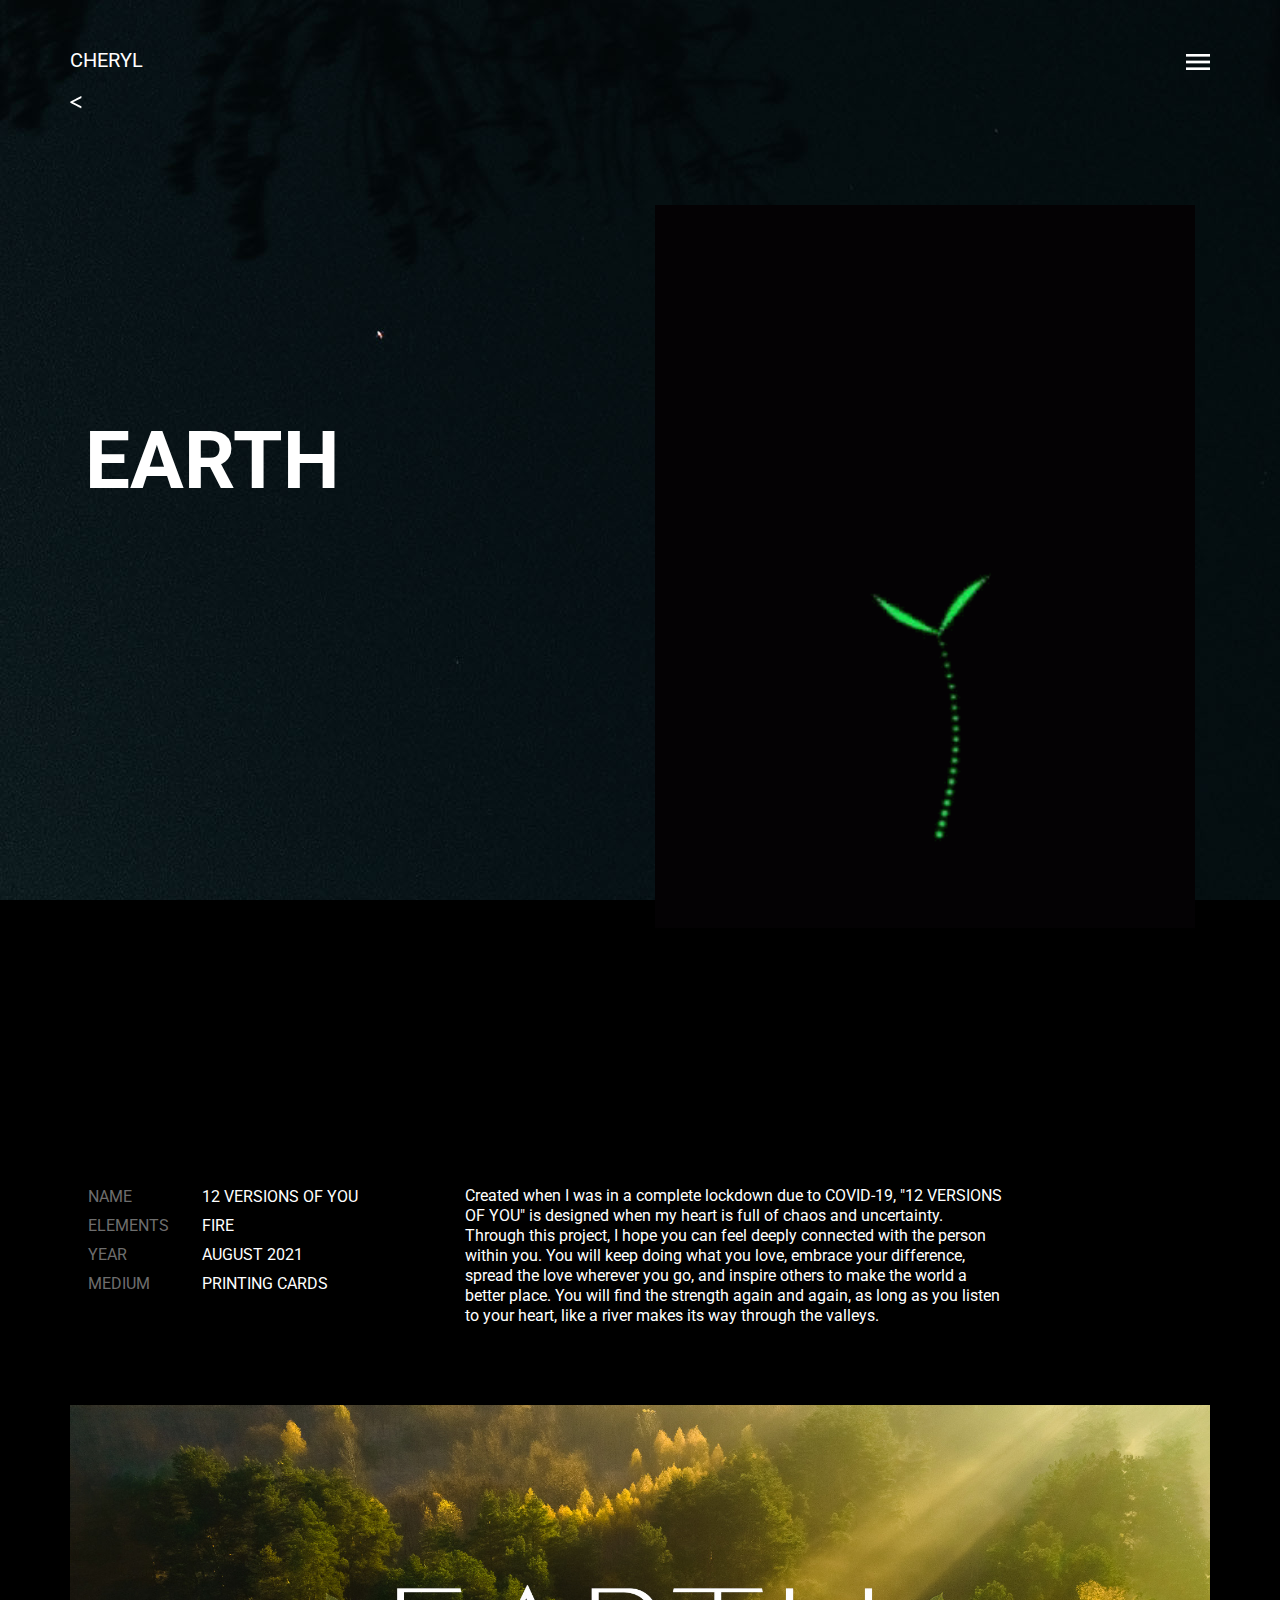
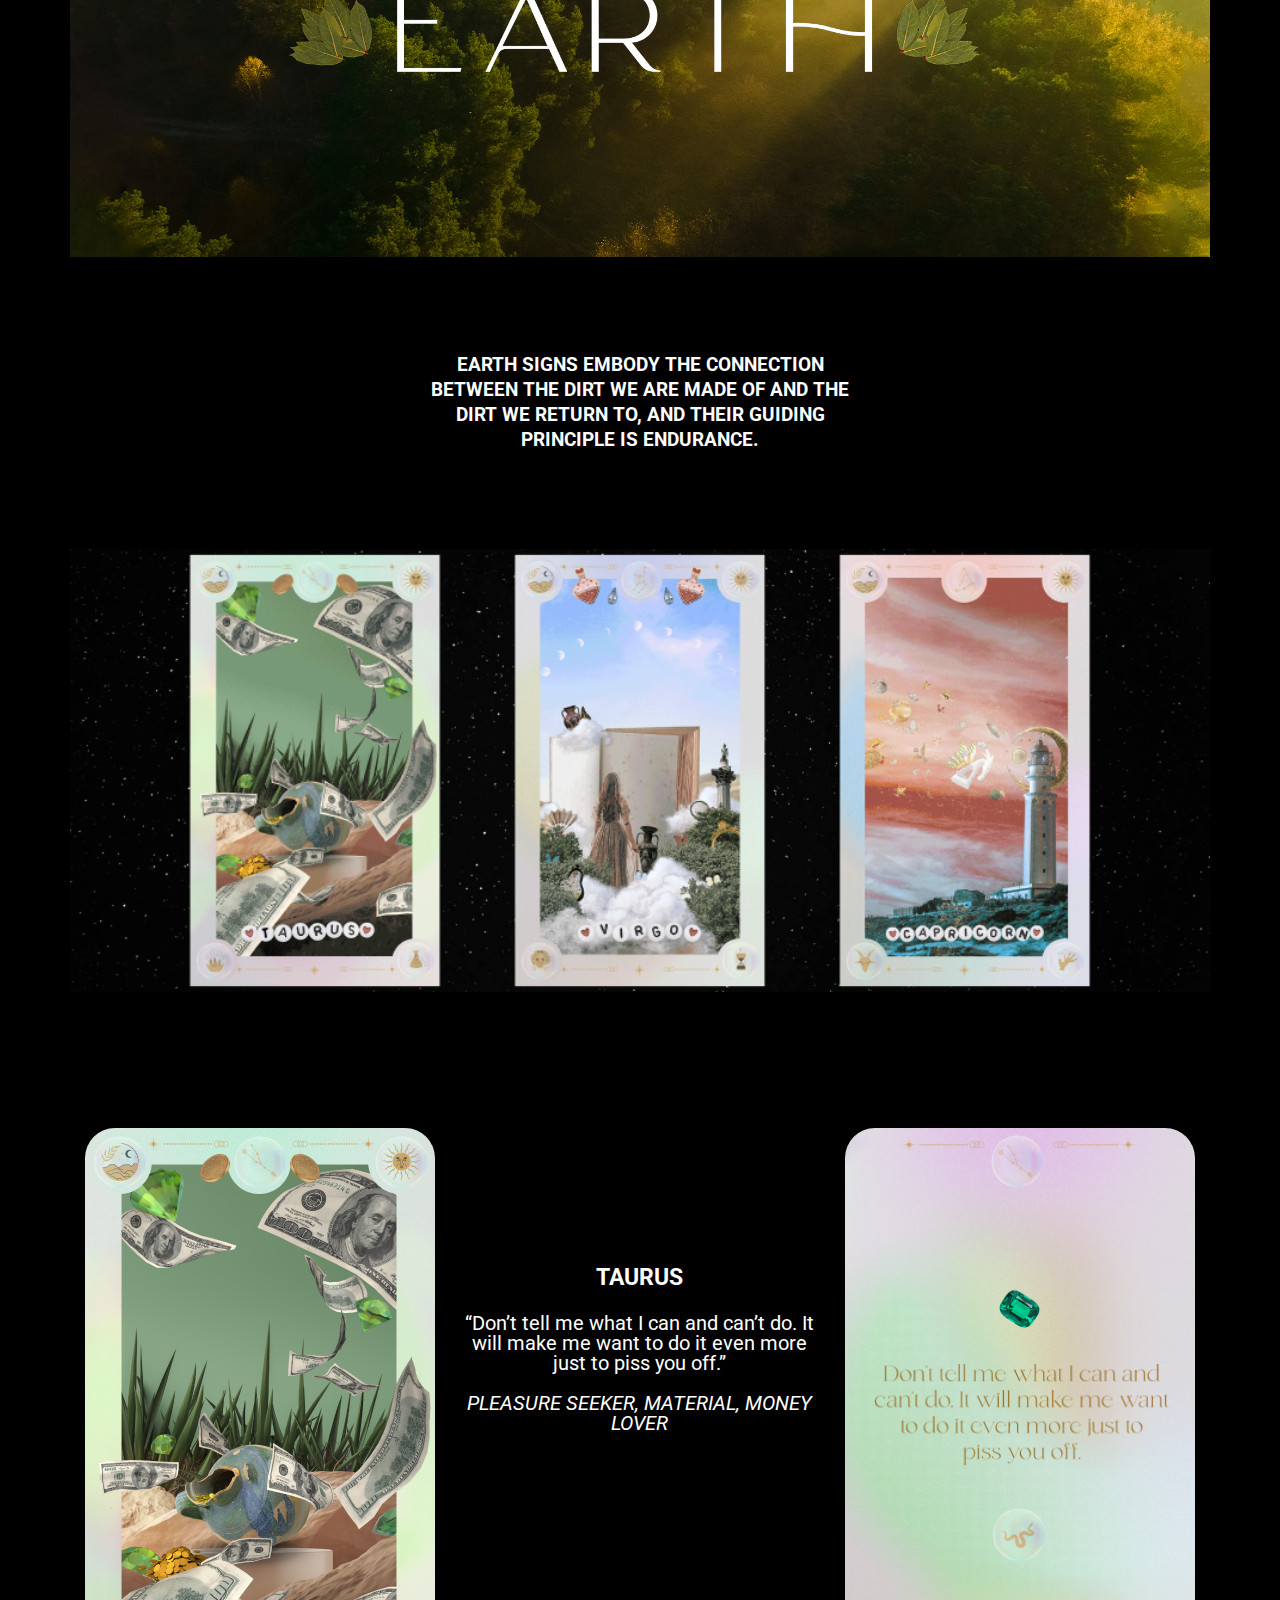
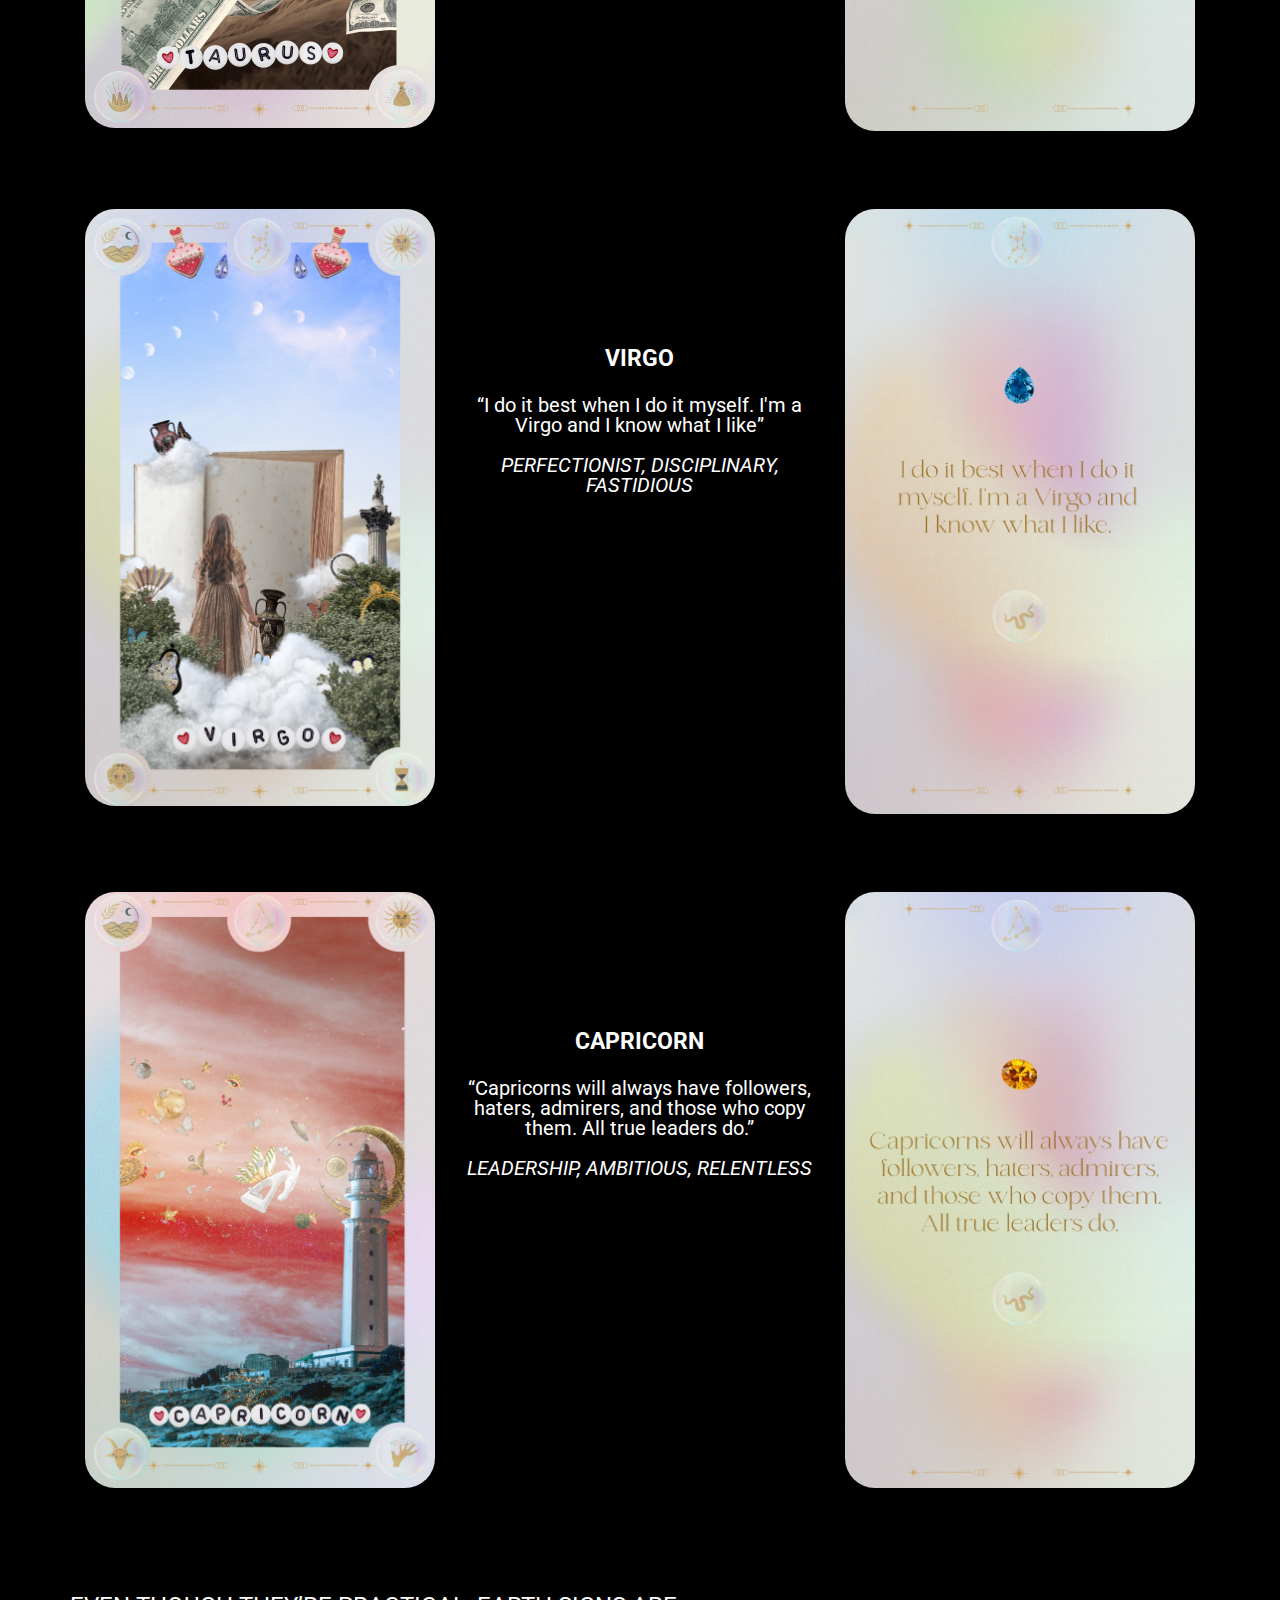
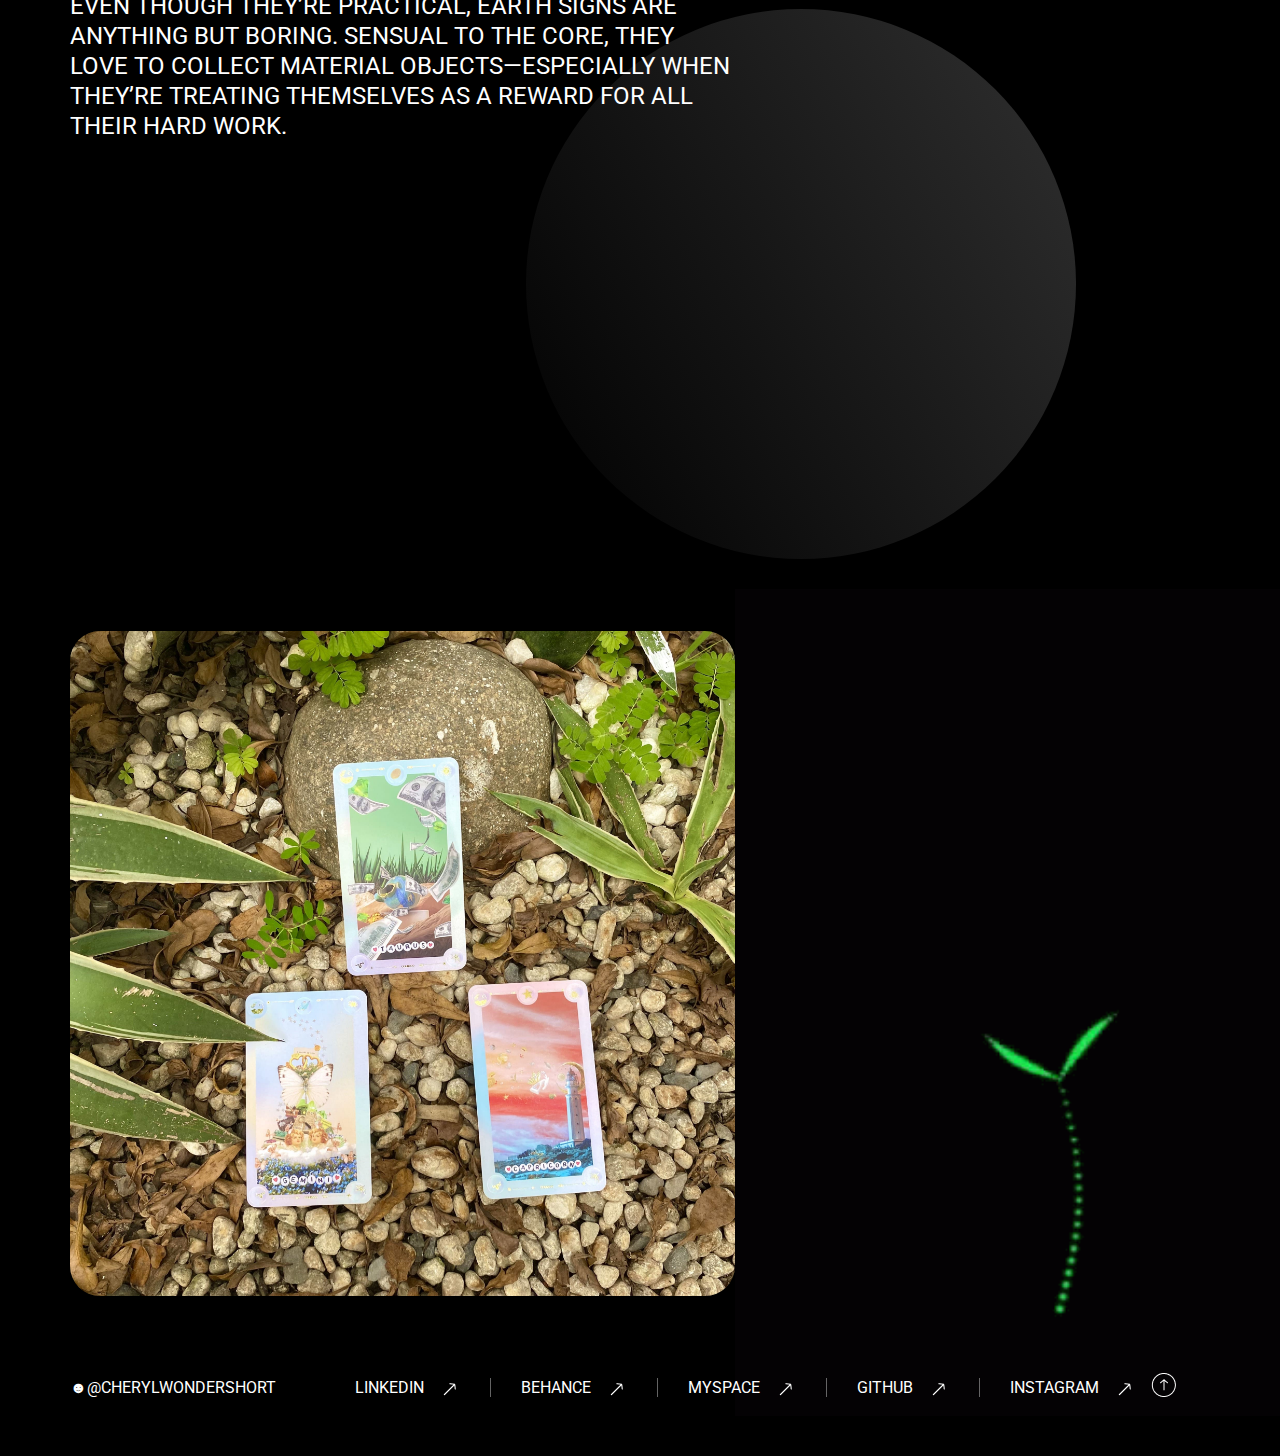
<file: earth.html>
<!DOCTYPE html>
<html>

<head>
    <title>12 Versions of You</title>
    <meta charset="UTF-8">
    <meta name="viewport" content="width=device-width, initial-scale=1.0">
    <link rel="stylesheet" href="https://cdnjs.cloudflare.com/ajax/libs/font-awesome/4.7.0/css/font-awesome.min.css">

    <!-- Css -->
    <link href="css/main.css" rel="stylesheet">
    <link href="css/responsive.css" rel="stylesheet">
    <link href="css/navbar.css" rel="stylesheet">
    <link href="css/item.css" rel="stylesheet">
</head>

<body>
   
    <main class="main container">
        <header class="header">
            <nav class="d-flex justify-between">
                <div>
                    CHERYL
                    <br><br>
                    <a href="./index.html">
                        <img src="./images/img/Title - Left.png">
                    </a>
                </div>
                <div>
                    <a href="./menu.html" id="bar1">
                        <img src="./images/img/Shape.png">
                    </a>
                    <a id="bar2" onclick="openNav()">
                        <img src="./images/img/Shape.png">
                    </a>
                    <div id="myNav" class="overlay">
                        <a href="javascript:void(0)" class="closebtn" onclick="closeNav()">&times;</a>
                        <div class="overlay-content">
                            <a href="index.html">Home</a>
                            <a href="fire.html">Fire</a>
                            <a href="water.html">Water</a>
                            <a href="air.html">Air</a>
                            <a href="earth.html">Earth</a>
                        </div>
                    </div>
                </div>
            </nav>
        </header>

        <!--Banner và content ở top-->
        <div class="Home">
            <div class="row home-fire">
                <div class="col-6 col-s-5">
                    <div class="pad">
                        <div class="home-title">
                            <h1>EARTH</h1>
                        </div>
                    </div>
                </div>
                <div class="col-6 col-s-7">
                    <div class="pad home-fire_right">
                        <div class="version">
                            <img src="./images/img/earth.gif">
                        </div>
                    </div>
                </div>
            </div>

            <div class="zodiac-item mt-5">
                <div class="row">
                    <div class="col-4">
                        <div class="pad">
                            <table>
                                <tr>
                                    <td class="name-version">NAME</td>
                                    <td class="content-version">12 VERSIONS OF YOU</td>
                                </tr>
                                <tr>
                                    <td class="name-version">ELEMENTS</td>
                                    <td class="content-version">FIRE</td>
                                </tr>
                                <tr>
                                    <td class="name-version">YEAR</td>
                                    <td class="content-version">AUGUST 2021</td>
                                </tr>
                                <tr>
                                    <td class="name-version">MEDIUM</td>
                                    <td class="content-version">PRINTING CARDS</td>
                                </tr>
                            </table>
                        </div>
                    </div>
                    <div class="col-6" id="created">
                        <div class="pad">
                            Created when I was in a complete lockdown due to COVID-19, "12 VERSIONS OF YOU" is designed when my heart is full of chaos and uncertainty. Through this project, I hope you can feel deeply connected with the person within you. You will keep doing what
                            you love, embrace your difference, spread the love wherever you go, and inspire others to make the world a better place. You will find the strength again and again, as long as you listen to your heart, like a river makes its
                            way through the valleys.
                        </div>
                    </div>
                    <div class="col-2"></div>
                </div>
            </div>

            <div class="dcad mt-5">
                <img width="100%" src="./images/img/earth.jpg">
            </div>

            <div class="fire-sign text-center mt-5">
                <h3>
                    Earth signs embody the connection between the dirt we are made of and the dirt we return to, and their guiding principle is endurance.
                </h3>
            </div>

            <div class="slideshow-container">

                <div class="mySlides fade">
                    <img src="./images/img/earth 2.png" width="100%">
                </div>

                <div class="mySlides fade">
                    <img src="./images/img/air 1.png" width="100%">
                </div>

            </div>

            <div id="dot" style="text-align:center">
                <span class="dot"></span>
                <span class="dot"></span>
            </div>

            <div class="fire-sign_item mt-5 text-center">
                <div class="row">
                    <div class="col-4 col-s-6">
                        <div class="pad">
                            <img width="100%" src="./images/img/taurus 1.png">
                        </div>
                    </div>
                    <div class="col-4 vertical">
                        <div class="pad">
                            <h3>TAURUS</h3>
                            <p>
                                “Don’t tell me what I can and can’t do. It will make me want to do it even more just to piss you off.”
                            </p>
                            <p>
                                <i>
                                    PLEASURE SEEKER, MATERIAL, MONEY LOVER
                                </i>
                            </p>
                        </div>
                    </div>
                    <div class="col-4 col-s-6">
                        <div class="pad">
                            <img width="100%" src="./images/img/taurus (back) 1.png">
                        </div>
                    </div>
                </div>

                <div class="text-center mt-5" id="dreams">
                    <h3>TAURUS</h3>
                    <p>
                        “Don’t tell me what I can and can’t do. It will make me want to do it even more just to piss you off.”
                    </p>
                    <p>
                        <i>
                                    PLEASURE SEEKER, MATERIAL, MONEY LOVER
                                </i>
                    </p>
                </div>

                <div class="row fire-sign-item">
                    <div class="col-4 col-s-6">
                        <div class="pad">
                            <img width="100%" src="./images/img/virgo 10.38 1.png">
                        </div>
                    </div>
                    <div class="col-4 vertical">
                        <div class="pad">
                            <h3>VIRGO</h3>
                            <p>
                                “I do it best when I do it myself. I'm a Virgo and I know what I like”
                            </p>
                            <p>
                                <i>
                                    PERFECTIONIST,  DISCIPLINARY, FASTIDIOUS
                                </i>
                            </p>
                        </div>
                    </div>
                    <div class="col-4 col-s-6">
                        <div class="pad">
                            <img width="100%" src="./images/img/virgo (back) 1.png">
                        </div>
                    </div>
                </div>
                <div class="row fire-sign-item">
                    <div class="col-4 col-s-6">
                        <div class="pad">
                            <img width="100%" src="./images/img/cap 1.png">
                        </div>
                    </div>
                    <div class="col-4 vertical">
                        <div class="pad">
                            <h3>CAPRICORN</h3>
                            <p>
                                “Capricorns will always have followers, haters, admirers, and those who copy them. All true leaders do.”
                            </p>
                            <p>
                                <i>
                                    LEADERSHIP, AMBITIOUS, RELENTLESS
                                </i>
                            </p>
                        </div>
                    </div>
                    <div class="col-4 col-s-6">
                        <div class="pad">
                            <img width="100%" src="./images/img/cap (back) 1.png">
                        </div>
                    </div>
                </div>
            </div>
        </div>
        <div class="those mt-5">
            <div class="those-with">
                <div class="version-those"></div>
            </div>
            <div class="those-text">
                <div class="row">
                    <div class="col-7">
                        <p>
                            Even though they’re practical, earth signs are anything but boring. Sensual to the core, they love to collect material objects—especially when they’re treating themselves as a reward for all their hard work.
                        </p>
                    </div>
                    <div class="col-5"></div>
                </div>
            </div>
        </div>
        <div class="three-fire mt-5">
            <div class="row">
                <div class="col-7">
                    <img style="border-radius: 30px" width="100%" src="./images/img/earthimg.jpg">
                </div>
                <div class="col-5 three-fire_right">
                    <img width="130%" src="./images/img/earth.gif">
                </div>
            </div>
        </div>

        </div>
        <footer class="mt-5">
            <div class="d-flex justify-between">
                <div class="chery">
                    <span>
                      ☻@CHERYLWONDERSHORT
                  </span>
                </div>
                                <div class="chery">
                    <ul>
                        <li>
                            <span class="title">LINKEDIN</span>
    
                           <a href="https://www.linkedin.com/in/tran-cheryl-vo/"> <img src="./images/img/Arrow.png"></a>
                        </li>
                        <li>
                            <span class="title">BEHANCE</span>

                           <a href="https://www.behance.net/tranvo5">  <img src="./images/img/Arrow.png"></a>
                        </li>
                    </ul>
                    <ul>
                        <li>
                            <span class="title">MYSPACE</span>

                          <a href="https://www.trancherylvo.com/">   <img src="./images/img/Arrow.png"></a>
                        </li>
                        <li>
                            <span class="title">GITHUB</span>

                            <a href="https://github.com/tv356"> <img src="./images/img/Arrow.png"></a>
                        </li>
                    </ul>
                    <ul>
                        <li style="border-right: 0;" class="insTop">
                            <span class="title">INSTAGRAM</span>
                           <a href="https://www.instagram.com/cherylwondershort/">  <img src="./images/img/Arrow.png">
                            <img class="top" src="./images/img/Up.png">
                        </li>
                    </ul>
                </div>
            </div>
        </footer>
    </main>

    <script>
        var slideIndex = 0;
        showSlides();

        function showSlides() {
            var i;
            var slides = document.getElementsByClassName("mySlides");
            var dots = document.getElementsByClassName("dot");
            for (i = 0; i < slides.length; i++) {
                slides[i].style.display = "none";
            }
            slideIndex++;
            if (slideIndex > slides.length) {
                slideIndex = 1
            }
            for (i = 0; i < dots.length; i++) {
                dots[i].className = dots[i].className.replace(" active", "");
            }
            slides[slideIndex - 1].style.display = "block";
            dots[slideIndex - 1].className += " active";
            setTimeout(showSlides, 200); // Change image every 2 seconds
        }
    </script>

    <script src="./js/main.js"></script>
</body>

</html>
</file>
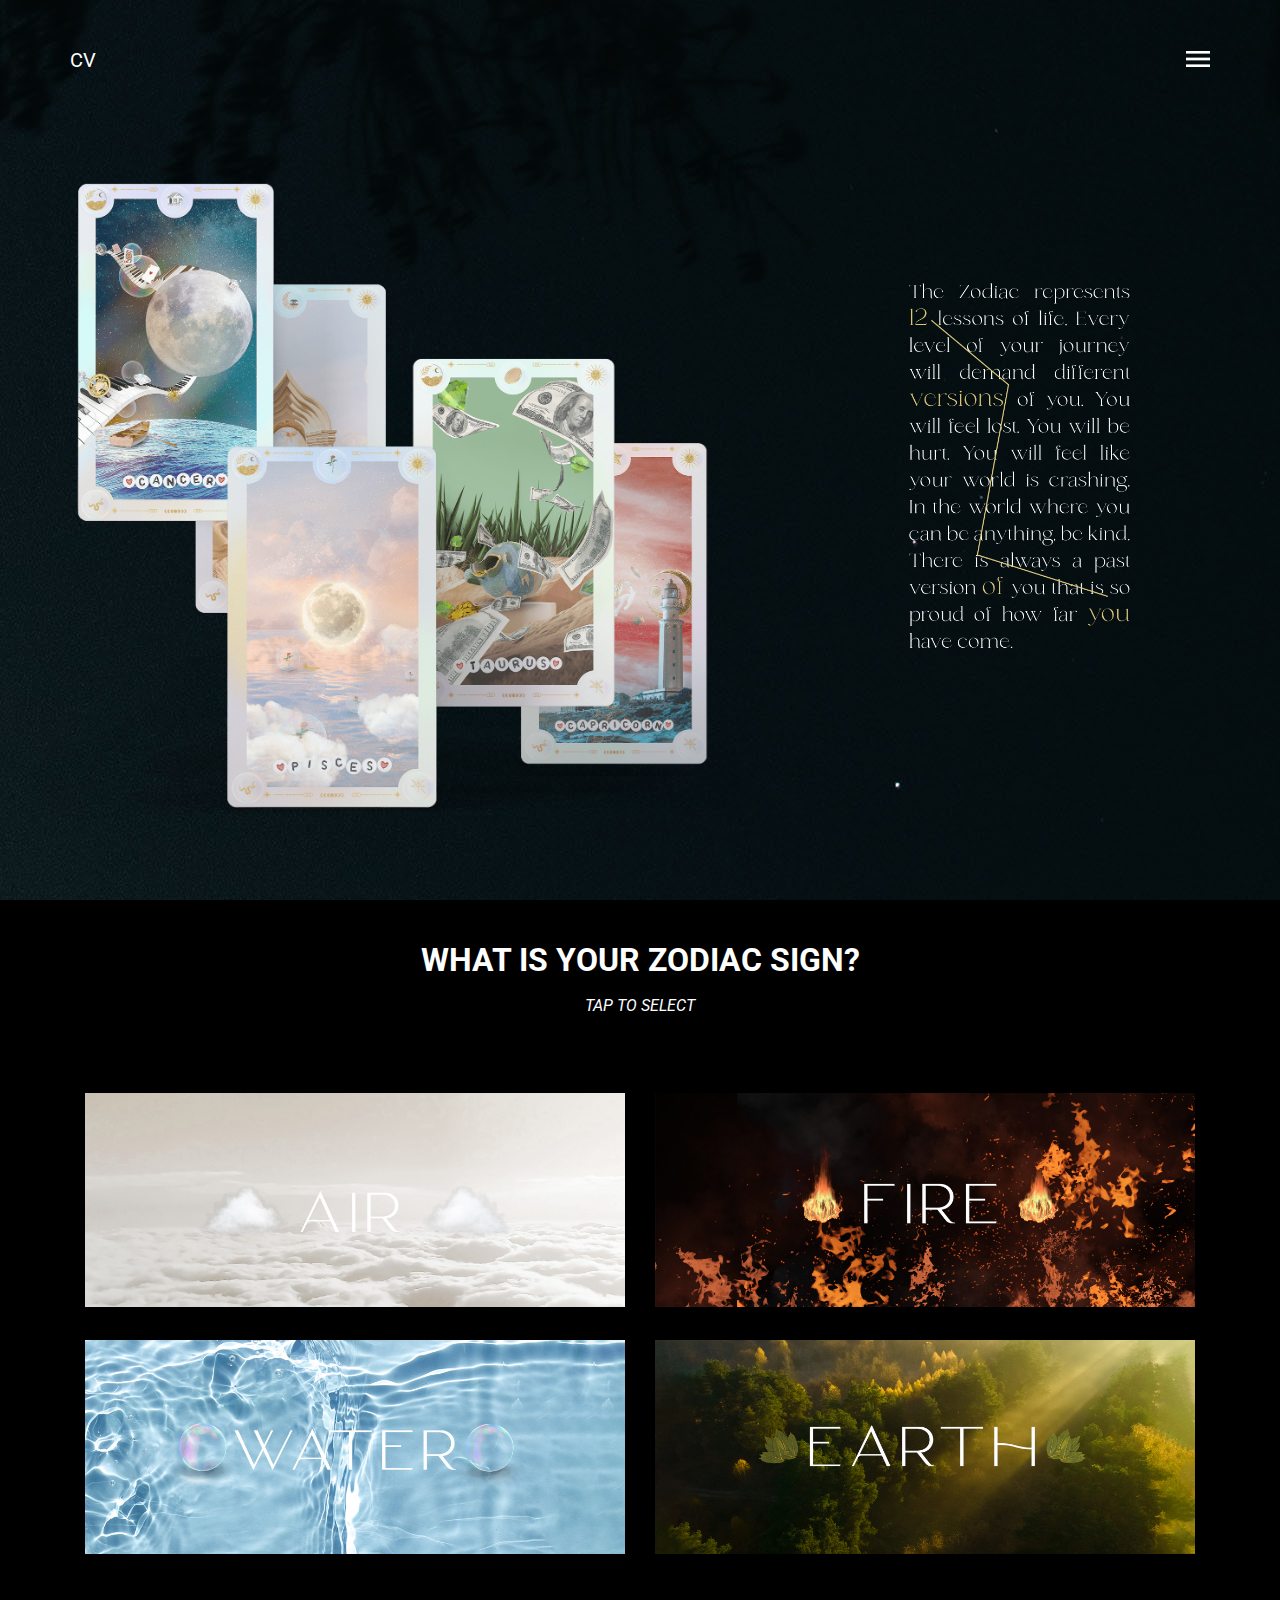
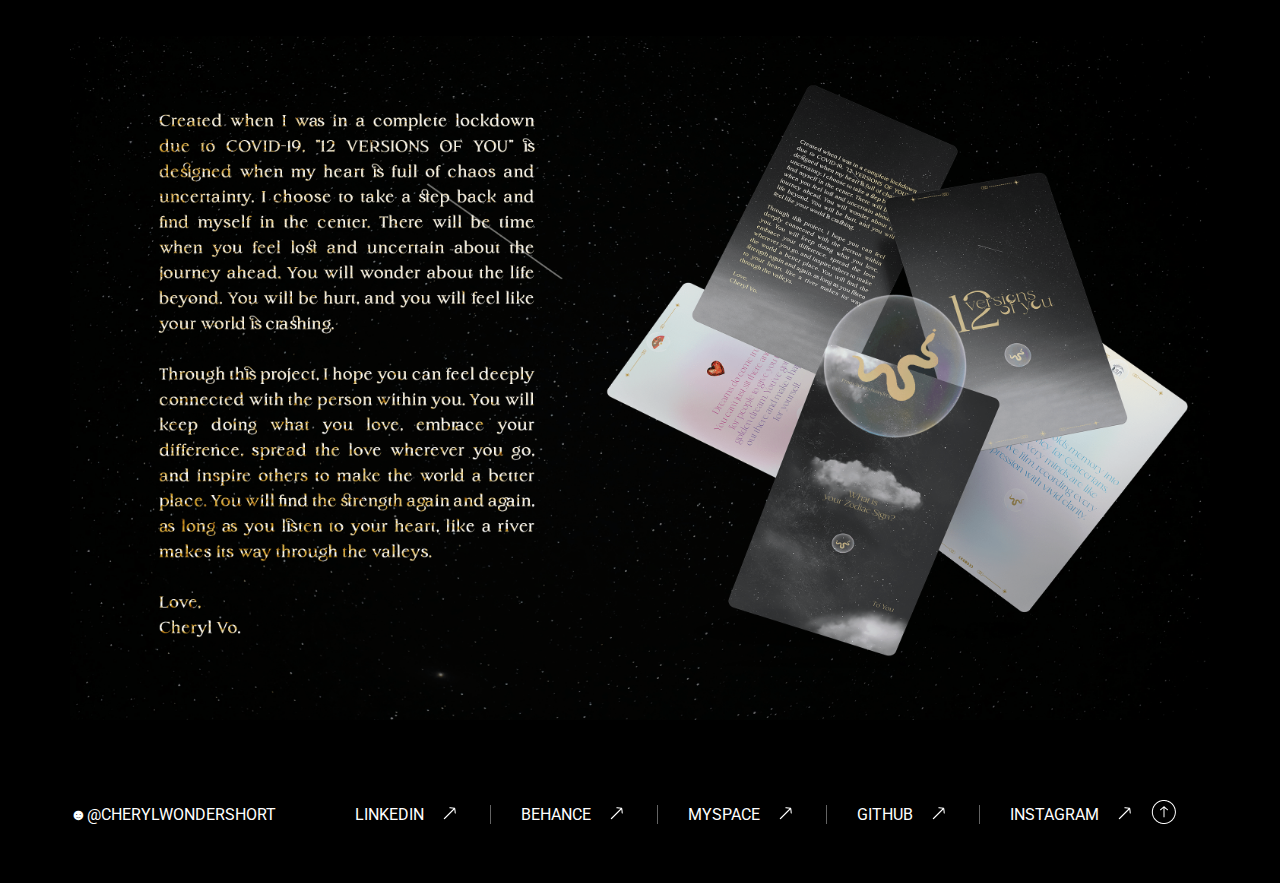
<file: index (1).html>
<!DOCTYPE html>
<html lang="en">

<head>
    <title>12 Versions of You</title>
    <meta charset="UTF-8">
    <meta name="viewport" content="width=device-width, initial-scale=1.0">
    <link rel="stylesheet" href="https://cdnjs.cloudflare.com/ajax/libs/font-awesome/4.7.0/css/font-awesome.min.css">
    <link href="css/responsive.css" rel="stylesheet">
    <link href="css/main.css" rel="stylesheet">
    <link href="css/navbar.css" rel="stylesheet">
</head>

<body>


    <main class="main container">
        <header class="header">
            <nav class="d-flex justify-between">
                <div>
                    CV
                </div>
                <div>
                    <a href="./menu.html" id="bar1">
                        <img src="./images/img/Shape.png">
                    </a>
                    <a id="bar2" onclick="openNav()">
                        <img src="./images/img/Shape.png">
                    </a>
                    <div id="myNav" class="overlay">
                        <a href="javascript:void(0)" class="closebtn" onclick="closeNav()">&times;</a>
                        <div class="overlay-content">
                            <a href="index.html">Home</a>
                            <a href="fire.html">Fire</a>
                            <a href="water.html">Water</a>
                            <a href="air.html">Air</a>
                            <a href="earth.html">Earth</a>
                        </div>
                    </div>
                </div>
            </nav>
        </header>

        <!--Banner và content ở top-->
        <div class="Home">
            <div class="row">
                <div class="col-8">
                    <div class="pad">
                        <div class="home-banner">
                            <img src="./images/img/homecover-min.png">
                        </div>
                    </div>
                </div>
                <div class="col-4 versionI">
                    <div class="pad">
                        <div class="text-center">
                            <img src="./images/img/12-01-min.png">
                        </div>
                    </div>
                </div>
            </div>

            <div class="zodiac text-center">
                <h1>WHAT IS YOUR ZODIAC SIGN?</h1>
                <p><i>TAP TO SELECT</i></p>

                <div class="zodiac-item mt-5">
                    <div class="row">
                        <div class="col-6">
                            <div class="pad">
                                <img width="100%" src="./images/img/AIR.jpg">
                            </div>
                        </div>
                        <div class="col-6">
                            <div class="pad">
                                <img width="100%" src="./images/img/fire.jpg">
                            </div>
                        </div>
                        <div class="col-6">
                            <div class="pad">
                                <img width="100%" src="./images/img/water.jpg">
                            </div>
                        </div>
                        <div class="col-6">
                            <div class="pad">
                                <img width="100%" src="./images/img/earth.jpg">
                            </div>
                        </div>
                    </div>
                </div>
            </div>

            <div class="dcad mt-5">
                <img width="100%" src="./images/img/dcads-min.png">
            </div>

        </div>
        <footer class="mt-5">
            <div class="d-flex justify-between">
                <div class="chery">
                    <span>
                      ☻@CHERYLWONDERSHORT 
                  </span>
                </div>
                <div class="chery">
                    <ul>
                        <li>
                            <span class="title">LINKEDIN</span>
    
                           <a href="https://www.linkedin.com/in/tran-cheryl-vo/"> <img src="./images/img/Arrow.png"></a>
                        </li>
                        <li>
                            <span class="title">BEHANCE</span>

                           <a href="https://www.behance.net/tranvo5">  <img src="./images/img/Arrow.png"></a>
                        </li>
                    </ul>
                    <ul>
                        <li>
                            <span class="title">MYSPACE</span>

                          <a href="https://www.trancherylvo.com/">   <img src="./images/img/Arrow.png"></a>
                        </li>
                        <li>
                            <span class="title">GITHUB</span>

                            <a href="https://github.com/tv356"> <img src="./images/img/Arrow.png"></a>
                        </li>
                    </ul>
                    <ul>
                        <li style="border-right: 0;" class="insTop">
                            <span class="title">INSTAGRAM</span>
                           <a href="https://www.instagram.com/cherylwondershort/">  <img src="./images/img/Arrow.png">
                            <img class="top" src="./images/img/Up.png">
                        </li>
                    </ul>
                </div>
            </div>
        </footer>
    </main>
    <script src="js/main.js"></script>
</body>

</html>
</file>
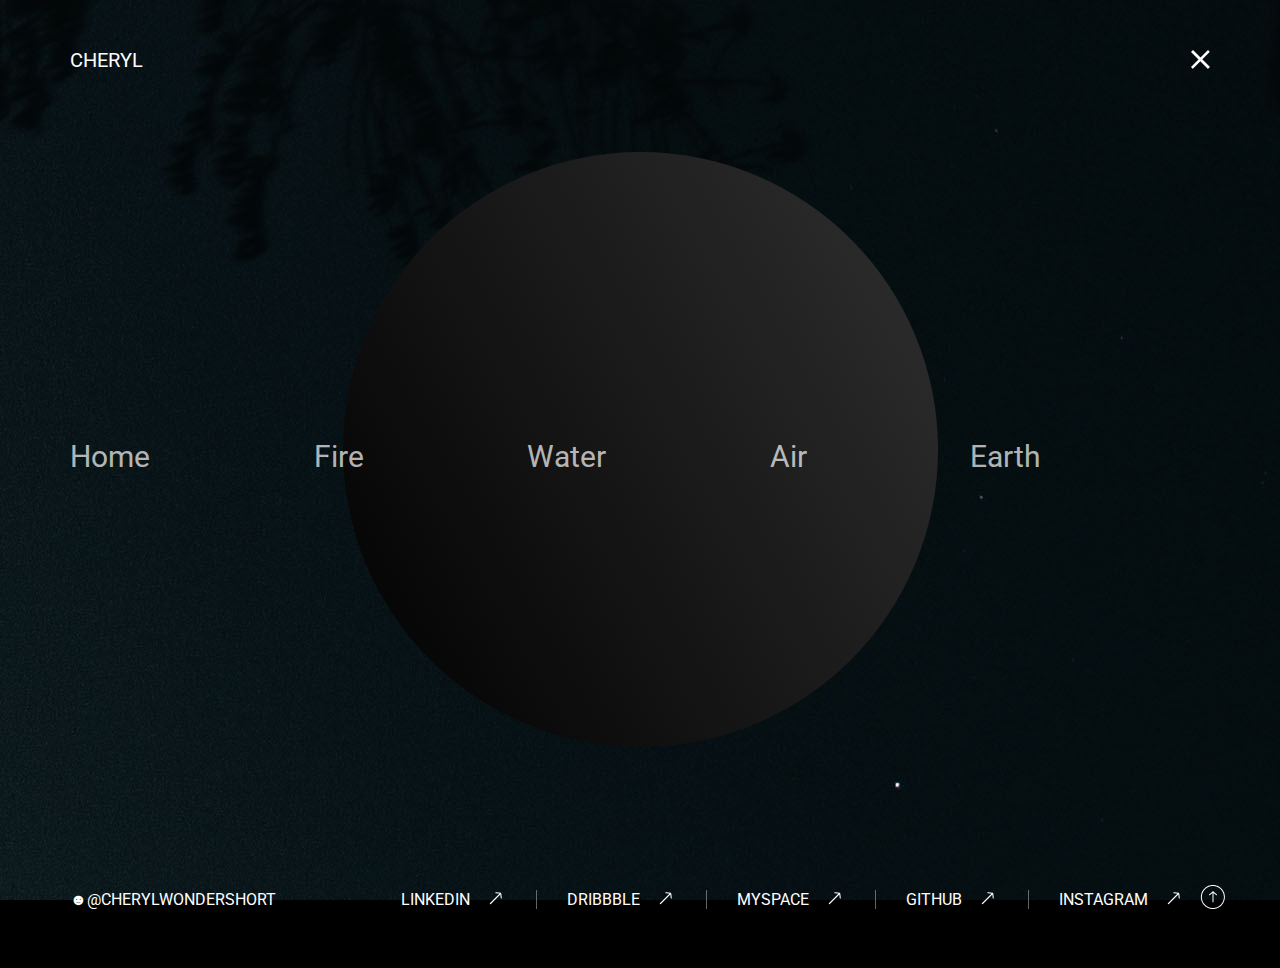
<file: menu.html>
<!DOCTYPE html>
<html lang="en">

<head>
    <title>12 Versions of You</title>
    <meta charset="UTF-8">
    <meta name="viewport" content="width=device-width, initial-scale=1.0">
    <link rel="stylesheet" href="https://cdnjs.cloudflare.com/ajax/libs/font-awesome/4.7.0/css/font-awesome.min.css">
    <link href="css/responsive.css" rel="stylesheet">
    <link href="css/main.css" rel="stylesheet">
    <link href="css/navbar.css" rel="stylesheet">
</head>

<body>
    <main class="main container">
        <header class="header">
            <nav class="d-flex justify-between">
                <div>
                    CHERYL
                </div>
                <div>
                    <a href="./index.html" id="bar1">
                        <img src="./images/img/Menu Close.png">
                    </a>
                    <a href="./index.html" id="bar2">
                        <img src="./images/img/Menu Close.png">
                    </a>
                </div>
            </nav>
        </header>

        <!--Banner và content ở top-->
        <div class="Home">
            <div class="header__wrapper">
                <div class="banner">
                    <div class="banner-version"></div>
                </div>
                <div class="header__menu">
                    <ul class="header__menu-list" id="myMenu">
                        <li class="header__menu-item" data-menuanchor="home"><a class="header__menu-link" href="./index.html">Home</a></li>
                        <li class="header__menu-item" data-menuanchor="fire"><a class="header__menu-link" href="./fire.html">Fire</a></li>
                        <li class="header__menu-item" data-menuanchor="water"><a class="header__menu-link" href="./water.html">Water</a></li>
                        <li class="header__menu-item" data-menuanchor="air"><a class="header__menu-link" href="./air.html">Air</a></li>
                        <li class="header__menu-item" data-menuanchor="earth"><a class="header__menu-link" href="./earth.html">Earth</a></li>
                    </ul>
                </div>
            </div>
        </div>
        <footer class="mt-5">
            <div class="d-flex justify-between">
                <div class="chery">
                    <span>
                      ☻@CHERYLWONDERSHORT
                  </span>
                </div>
                <div class="chery">
                    <ul>
                        <li>
                            <span class="title">LINKEDIN</span>

                            <img src="./images/img/Arrow.png">
                        </li>
                        <li>
                            <span class="title">DRIBBBLE</span>

                            <img src="./images/img/Arrow.png">
                        </li>
                    </ul>
                    <ul>
                        <li>
                            <span class="title">MYSPACE</span>

                            <img src="./images/img/Arrow.png">
                        </li>
                        <li>
                            <span class="title">GITHUB</span>

                            <img src="./images/img/Arrow.png">
                        </li>
                    </ul>
                    <ul>
                        <li style="border-right: 0;" class="insTop">
                            <span class="title">INSTAGRAM</span>
                            <img src="./images/img/Arrow.png">
                            <img class="top" src="./images/img/Up.png">
                        </li>
                    </ul>
                </div>
            </div>
        </footer>
    </main>
    <script src="js/main.js"></script>
</body>

</html>
</file>
<file: css/main.css>
body {
            line-height: 1;
            background-image: url(../images/img/bg.jpg);
            background-color: black;
            background-attachment: fixed;
            z-index: -1;
            padding-bottom: 2rem;
        }
        
        nav {
            font-size: 20px;
            margin-top: 50px;
        }
        
        .d-flex {
            display: flex;
        }
        
        .justify-between {
            justify-content: space-between;
        }
        
        main {
            color: #fff;
        }
        
        .home-banner img {
            width: 120%;
            margin-left: -15%;
        }
        
        .versionI img {
            padding-top: 50%;
            width: 70%;
        }
        
        .pad {
            padding: 15px;
        }
        
        footer ul li {
            display: inline;
            border-right: 1px solid #dcdcdc73;
            padding: 0 30px;
            position: relative;
            list-style: none;
        }
        
        footer ul li span {
            margin-right: 15px;
        }
        
        li img.top {
            position: absolute;
            bottom: 0;
            margin-left: 20px;
        }
        
        footer ul {
            display: inline;
            margin-block-start: 0;
            margin-block-end: 0;
            padding-inline-start: 0;
        }
        
        footer .chery {
            margin-top: 20px;
            margin-bottom: 20px;
        }
        
        @media screen and (max-width: 992px) {
            footer .d-flex {
                display: block !important;
            }
            footer ul li {
                padding: 0 5px;
            }
        }
        
        @media screen and (max-width: 767px) {
            .versionI {
                display: none;
            }
            .home-banner img {
                width: 100%;
                margin-left: 0;
            }
            .zodiac-item,
            .dcad {
                padding: 0;
            }
            .zodiac-item {
                margin-top: 2rem;
            }
            .zodiac-item img {
                margin-top: 2rem;
            }
            footer ul {
                margin-block-start: 20px;
                display: block;
            }
            footer ul li {
                border-right: 0;
            }
            #created {
                display: none;
            }
            .insTop {
                width: 96%;
                display: block;
            }
            li img.top {
                position: absolute;
                bottom: 0;
                right: 0;
                margin-left: 20px;
            }
            .pad {
                padding: 5px;
            }
        }
</file>
<file: css/responsive.css>
@import url('https://fonts.googleapis.com/css2?family=Roboto:wght@300&display=swap');
* {
    font-family: 'Roboto', sans-serif;
}

.container {
    width: 100%;
    padding-right: 15px;
    padding-left: 15px;
    margin-right: auto;
    margin-left: auto;
}

@media (min-width: 576px) {
    .container {
        max-width: 540px;
    }
}

@media (min-width: 768px) {
    .container {
        max-width: 720px;
    }
}

@media (min-width: 992px) {
    .container {
        max-width: 960px;
    }
}

@media (min-width: 1200px) {
    .container {
        max-width: 1140px;
    }
}

.col-1 {
    width: 8.33%;
}

.col-2 {
    width: 16.66%;
}

.col-3 {
    width: 25%;
}

.col-4 {
    width: 33.33%;
}

.col-5 {
    width: 41.66%;
}

.col-6 {
    width: 50%;
}

.col-7 {
    width: 58.33%;
}

.col-8 {
    width: 66.66%;
}

.col-9 {
    width: 75%;
}

.col-10 {
    width: 83.33%;
}

.col-11 {
    width: 91.66%;
}

.col-12 {
    width: 100%;
}

[class*="col-"] {
    float: left;
}

.row::after {
    content: "";
    clear: both;
    display: table;
}

.text-center {
    text-align: center;
}

.mt-5 {
    margin-top: 4rem;
}

@media screen and (max-width: 767px) {
    .container {
        padding-right: 0;
        padding-left: 0;
    }
    [class*="col-"] {
        width: 100%;
    }
    .col-s-1 {
        width: 8.33%;
    }
    .col-s-2 {
        width: 16.66%;
    }
    .col-s-3 {
        width: 25%;
    }
    .col-s-4 {
        width: 33.33%;
    }
    .col-s-5 {
        width: 41.66%;
    }
    .col-s-6 {
        width: 50%;
    }
    .col-s-7 {
        width: 58.33%;
    }
    .col-s-8 {
        width: 66.66%;
    }
    .col-s-9 {
        width: 75%;
    }
    .col-s-10 {
        width: 83.33%;
    }
    .col-s-11 {
        width: 91.66%;
    }
    .col-s-12 {
        width: 100%;
    }
}
</file>
<file: css/navbar.css>
.overlay {
    height: 100%;
    width: 0;
    position: fixed;
    z-index: 1;
    top: 0;
    left: 0;
    background-color: rgb(0, 0, 0);
    background-color: rgba(0, 0, 0, 0.9);
    overflow-x: hidden;
    transition: 0.5s;
}

.overlay-content {
    position: relative;
    top: 25%;
    width: 100%;
    text-align: center;
    margin-top: 30px;
}

.overlay a {
    padding: 8px;
    text-decoration: none;
    font-size: 36px;
    color: #818181;
    display: block;
    transition: 0.3s;
}

.overlay a:hover,
.overlay a:focus {
    color: #f1f1f1;
}

.overlay .closebtn {
    position: absolute;
    top: 20px;
    right: 45px;
    font-size: 60px;
}

#bar2 {
    display: none;
}

@media screen and (max-width: 767px) {
    #bar1 {
        display: none;
    }
    #bar2 {
        display: block;
        cursor: pointer;
    }
}

@media screen and (max-height: 450px) {
    .overlay a {
        font-size: 20px
    }
    .overlay .closebtn {
        font-size: 40px;
        top: 15px;
        right: 35px;
    }
}


/* Menu */

.header__wrapper {
    min-height: 640px;
    position: relative;
    margin: 5rem 0;
}

.banner {
    width: 100%;
    position: absolute;
}

.banner-version {
    background: linear-gradient(60deg, #000000, #303030);
    border-radius: 50%;
    width: 595px;
    height: 595px;
    margin: auto;
}

.header__menu {
    position: absolute;
    width: 100%;
    top: calc(45% - 29px/2 + 0.5px);
}

.header__menu ul {
    padding-inline-start: 0;
}

.header__menu ul li {
    list-style: none;
    display: inline;
    margin-right: 14%;
}

.header__menu ul li a {
    text-decoration: none;
    color: #ffffffb3;
    font-size: 30px;
}

.header__menu ul li a:hover {
    color: #fff;
}

@media screen and (max-width: 992px) {
    .header__menu ul li {
        margin: 0 5%;
    }
    .header__menu {
        position: absolute;
        width: 100%;
        top: calc(45% - 29px/2 + 0.5px);
    }
    .header__menu ul {
        text-align: center;
    }
}

@media screen and (max-width: 767px) {
    .banner {
        top: 20%;
    }
    .banner-version {
        background: linear-gradient(60deg, #000000, #303030);
        border-radius: 50%;
        width: 350px;
        height: 350px;
        margin: auto;
    }
    .header__menu ul li {
        display: block;
        margin-left: 0;
        margin-right: 0;
        margin-bottom: 5rem;
    }
    .header__menu {
        position: absolute;
        width: 100%;
        top: calc(10% - 29px/2 + 0.5px);
    }
    .header__wrapper {
        min-height: 640px;
        position: relative;
        margin: 3rem 0;
    }
}
</file>
<file: css/item.css>
.version img {
    padding-top: 0;
    width: 100%;
}

.version {
    background: linear-gradient(60deg, #000000, #303030);
    border-radius: 50%;
    width: 100%;
    height: auto;
}

.name-version {
    padding-right: 30px;
    color: #dcdcdc80;
}

h3 {
    text-transform: uppercase;
    line-height: 25px;
}

.zodiac-item td {
    padding-bottom: 10px;
}

#created {
    line-height: 20px;
}

.mySlides {
    display: none;
}

img {
    vertical-align: middle;
}


/* Slideshow container */

.slideshow-container {
    /* max-width: 1000px; */
    position: relative;
    margin: auto;
    height: 500px;
    margin-top: 3rem;
}


/* Caption text */

.text {
    color: #f2f2f2;
    font-size: 15px;
    padding: 8px 12px;
    position: absolute;
    bottom: 8px;
    width: 100%;
    text-align: center;
}


/* Number text (1/3 etc) */

.numbertext {
    color: #f2f2f2;
    font-size: 12px;
    padding: 8px 12px;
    position: absolute;
    top: 0;
}


/* The dots/bullets/indicators */

.dot {
    height: 15px;
    width: 15px;
    margin: 0 2px;
    background-color: #bbb;
    border-radius: 50%;
    display: inline-block;
    transition: background-color 0.6s ease;
}

.active {
    background-color: #717171;
}


/* Fading animation */

.fade {
    -webkit-animation-name: fade;
    -webkit-animation-duration: 1.5s;
    animation-name: fade;
    animation-duration: 1.5s;
}


/* @-webkit-keyframes fade {
    from {
        opacity: .4
    }
    to {
        opacity: 1
    }
}

@keyframes fade {
    from {
        opacity: .4
    }
    to {
        opacity: 1
    }
} */

#dot {
    display: none;
}

.vertical {
    font-size: 20px;
    padding-top: 10%;
}

.fire-sign_item img {
    border-radius: 30px;
}

.fire-sign_item .row {
    margin-top: 3rem;
}

.those {
    position: relative;
    height: 600px;
}

.those .those-with {
    position: absolute;
    z-index: -1;
    left: 40%;
    top: 7%;
}

.those-text {
    font-size: 24px;
    text-transform: uppercase;
    line-height: 30px;
}

.three-fire {
    position: relative;
}

.three-fire_right {
    position: absolute;
    bottom: 0;
    right: 0;
    margin-bottom: -120px;
}

.home-fire {
    margin-top: 5rem;
    margin-bottom: 20%;
    position: relative;
}


/* .home-fire_right {
    position: absolute;
    right: 0;
} */

.home-title {
    padding-top: 30%;
    font-size: 40px;
}

.element {
    padding: 6rem 0;
}

.element-bor {
    border: 1px solid #FFFFFF;
    box-sizing: border-box;
    border-radius: 10px;
    padding: 13px 52px;
}

#dreams {
    display: none;
}

.version-those {
    background: linear-gradient(60deg, #000000, #303030);
    border-radius: 50%;
    width: 550px;
    height: 550px;
}

.fire-sign h3 {
    padding: 0 30%;
    margin-top: 6rem;
    margin-bottom: 6rem;
}

@media screen and (max-width: 992px) {
    .vertical {
        padding-top: 4%;
    }
    .slideshow-container {
        height: 300px;
    }
    .home-title {
        padding-top: 15%;
    }
    .those .those-with {
        left: 10%;
    }
    .three-fire_right {
        margin-bottom: -70px;
    }
    .fire-sign h3 {
        padding: 0 10%;
    }
}

@media screen and (max-width: 767px) {
    .vertical {
        display: none;
    }
    .slideshow-container {
        height: 130px;
    }
    .fire-sign-item {
        display: none;
    }
    .those,
    .three-fire,
    .element {
        display: none;
    }
    #dreams {
        display: block;
        line-height: 30px;
        font-size: 18px;
    }
    .home-title {
        padding-top: 0;
        font-size: 18px;
    }
    .home-title {
        padding-top: 35%;
    }
    .home-fire {
        margin-top: 3rem;
        margin-bottom: 20%;
        position: relative;
    }
    .fire-sign h3 {
        padding: 0 5%;
    }
}
</file>
